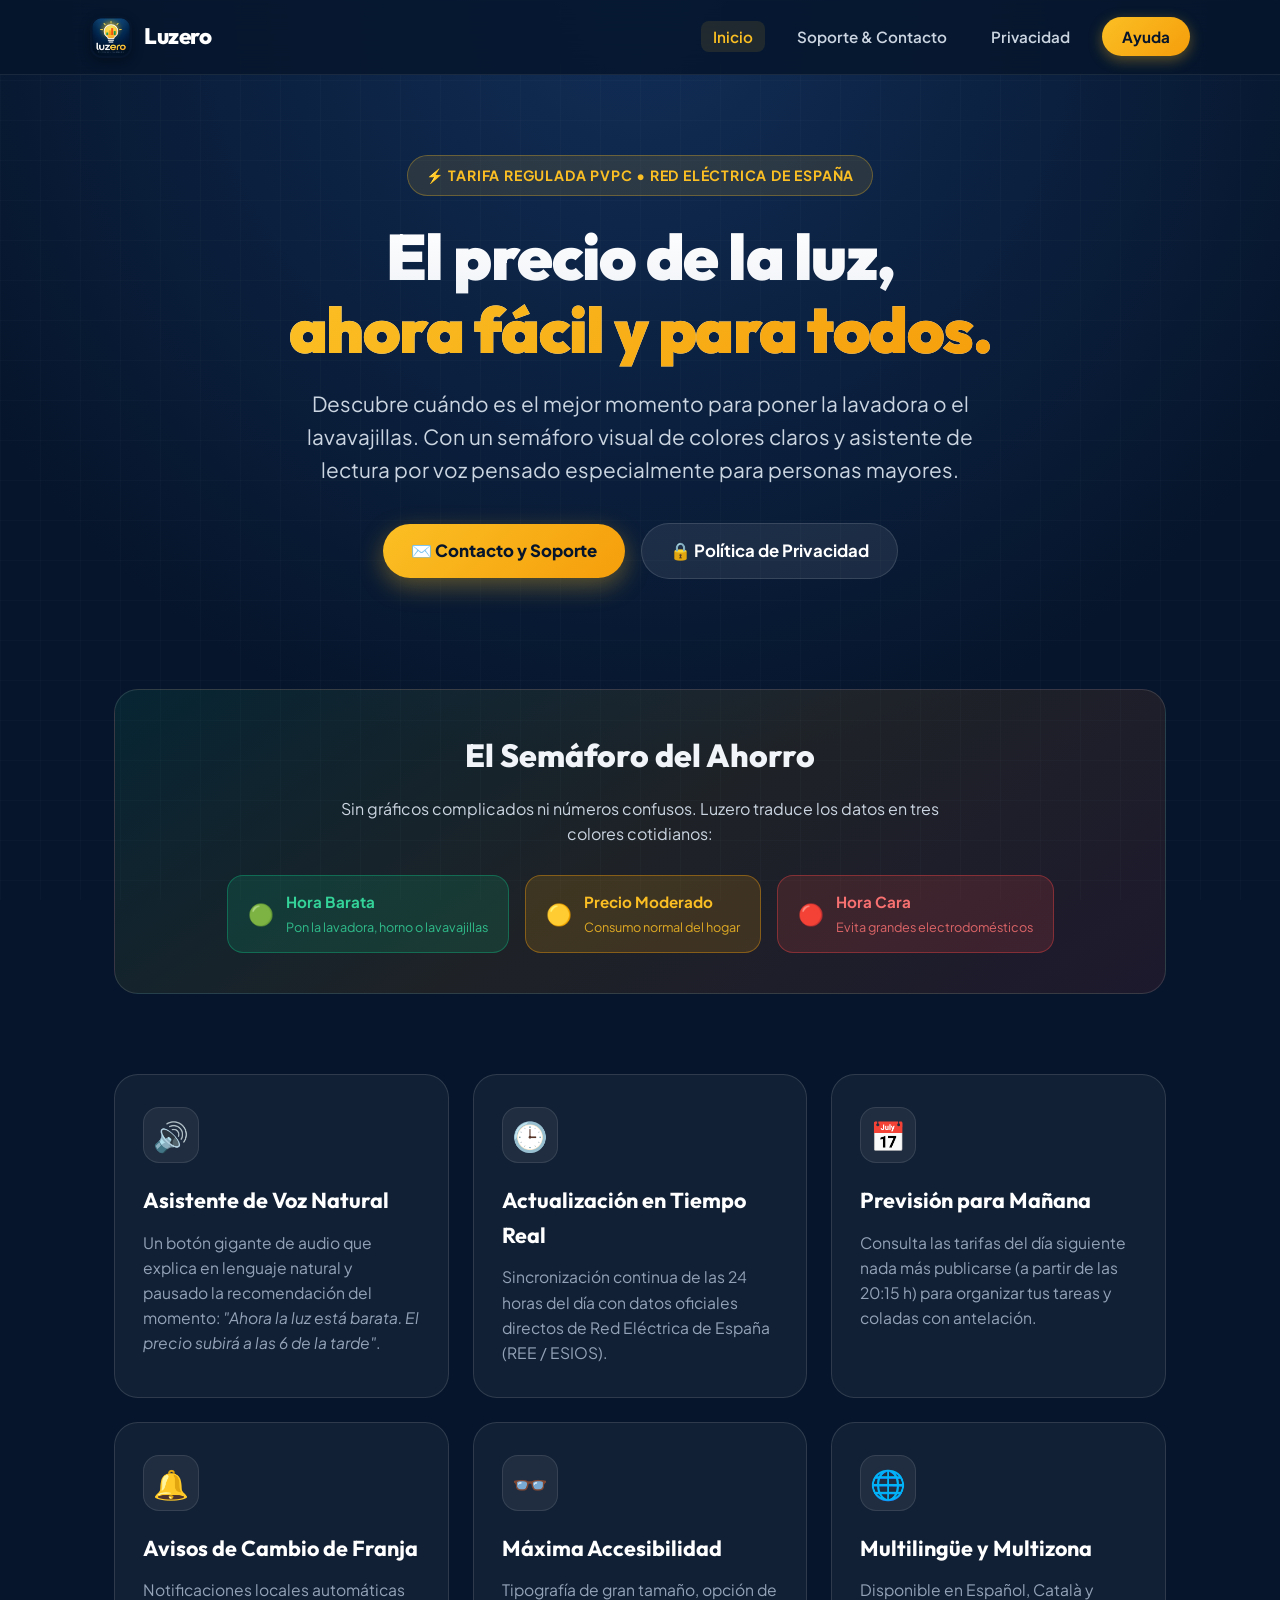
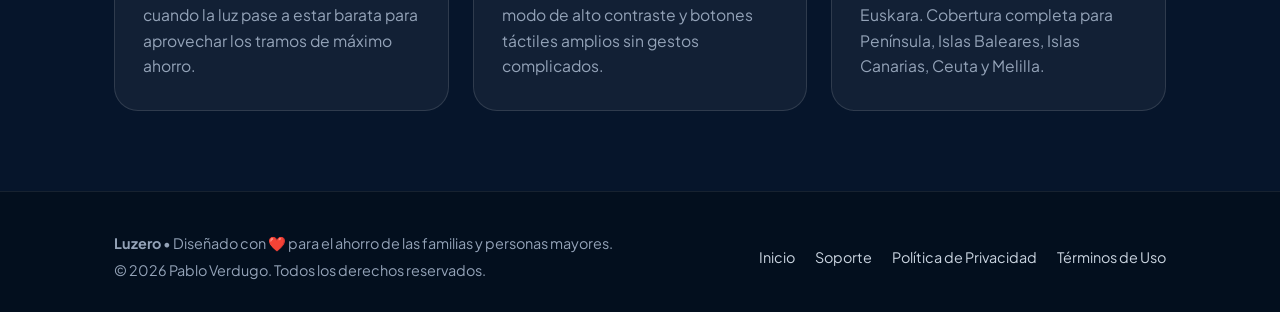
<file: index.html>
<!DOCTYPE html>
<html lang="es">
<head>
  <meta charset="UTF-8">
  <meta name="viewport" content="width=device-width, initial-scale=1.0">
  <title>Luzero - Precio de la Luz Hoy en España | Ahorro Fácil y Semáforo</title>
  <meta name="description" content="Luzero es la app más sencilla y accesible para consultar el precio diario de la luz en España hora a hora (tarifa regulada PVPC). Diseñada para toda la familia y personas mayores.">
  <meta name="keywords" content="precio luz, pvpc, luzero, tarifa luz, ahorro luz, electricidad españa, luz hoy, semaforo luz">
  <link rel="icon" type="image/png" href="assets/favicon.png">
  <link rel="apple-touch-icon" href="assets/icon.png">
  <link rel="stylesheet" href="css/style.css">
</head>
<body>

  <!-- Navigation Header -->
  <header>
    <div class="container nav-wrap">
      <a href="index.html" class="logo-link">
        <img src="assets/logo.png" alt="Logo Luzero">
        <span>Luzero</span>
      </a>
      <ul class="nav-links">
        <li><a href="index.html" class="active">Inicio</a></li>
        <li><a href="contacto.html">Soporte & Contacto</a></li>
        <li><a href="privacidad.html">Privacidad</a></li>
        <li><a href="contacto.html" class="nav-btn">Ayuda</a></li>
      </ul>
    </div>
  </header>

  <!-- Hero Section -->
  <main class="container">
    <section class="hero">
      <div class="hero-badge">
        <span>⚡ Tarifa Regulada PVPC • Red Eléctrica de España</span>
      </div>
      <h1>El precio de la luz,<br><span>ahora fácil y para todos.</span></h1>
      <p class="hero-subtitle">
        Descubre cuándo es el mejor momento para poner la lavadora o el lavavajillas. Con un semáforo visual de colores claros y asistente de lectura por voz pensado especialmente para personas mayores.
      </p>

      <div class="hero-cta">
        <a href="contacto.html" class="btn-primary">
          <span>✉️ Contacto y Soporte</span>
        </a>
        <a href="privacidad.html" class="btn-secondary">
          <span>🔒 Política de Privacidad</span>
        </a>
      </div>
    </section>

    <!-- Visual Traffic Light Highlights -->
    <section class="traffic-showcase">
      <h2>El Semáforo del Ahorro</h2>
      <p style="color: var(--text-sub); max-width: 650px; margin: 0 auto;">
        Sin gráficos complicados ni números confusos. Luzero traduce los datos en tres colores cotidianos:
      </p>

      <div class="traffic-badges">
        <div class="badge-item badge-green">
          <span style="font-size: 1.3rem;">🟢</span>
          <div style="text-align: left;">
            <div>Hora Barata</div>
            <small style="opacity: 0.85; font-weight: normal;">Pon la lavadora, horno o lavavajillas</small>
          </div>
        </div>

        <div class="badge-item badge-yellow">
          <span style="font-size: 1.3rem;">🟡</span>
          <div style="text-align: left;">
            <div>Precio Moderado</div>
            <small style="opacity: 0.85; font-weight: normal;">Consumo normal del hogar</small>
          </div>
        </div>

        <div class="badge-item badge-red">
          <span style="font-size: 1.3rem;">🔴</span>
          <div style="text-align: left;">
            <div>Hora Cara</div>
            <small style="opacity: 0.85; font-weight: normal;">Evita grandes electrodomésticos</small>
          </div>
        </div>
      </div>
    </section>

    <!-- Features Grid -->
    <section class="features-grid">
      <div class="feature-card">
        <div class="feature-icon">🔊</div>
        <h3>Asistente de Voz Natural</h3>
        <p>Un botón gigante de audio que explica en lenguaje natural y pausado la recomendación del momento: <em>"Ahora la luz está barata. El precio subirá a las 6 de la tarde"</em>.</p>
      </div>

      <div class="feature-card">
        <div class="feature-icon">🕒</div>
        <h3>Actualización en Tiempo Real</h3>
        <p>Sincronización continua de las 24 horas del día con datos oficiales directos de Red Eléctrica de España (REE / ESIOS).</p>
      </div>

      <div class="feature-card">
        <div class="feature-icon">📅</div>
        <h3>Previsión para Mañana</h3>
        <p>Consulta las tarifas del día siguiente nada más publicarse (a partir de las 20:15 h) para organizar tus tareas y coladas con antelación.</p>
      </div>

      <div class="feature-card">
        <div class="feature-icon">🔔</div>
        <h3>Avisos de Cambio de Franja</h3>
        <p>Notificaciones locales automáticas cuando la luz pase a estar barata para aprovechar los tramos de máximo ahorro.</p>
      </div>

      <div class="feature-card">
        <div class="feature-icon">👓</div>
        <h3>Máxima Accesibilidad</h3>
        <p>Tipografía de gran tamaño, opción de modo de alto contraste y botones táctiles amplios sin gestos complicados.</p>
      </div>

      <div class="feature-card">
        <div class="feature-icon">🌐</div>
        <h3>Multilingüe y Multizona</h3>
        <p>Disponible en Español, Català y Euskara. Cobertura completa para Península, Islas Baleares, Islas Canarias, Ceuta y Melilla.</p>
      </div>
    </section>
  </main>

  <!-- Footer -->
  <footer>
    <div class="container footer-wrap">
      <div class="footer-info">
        <p><strong>Luzero</strong> • Diseñado con ❤️ para el ahorro de las familias y personas mayores.</p>
        <p style="margin-top: 4px;">© 2026 Pablo Verdugo. Todos los derechos reservados.</p>
      </div>
      <ul class="footer-nav">
        <li><a href="index.html">Inicio</a></li>
        <li><a href="contacto.html">Soporte</a></li>
        <li><a href="privacidad.html">Política de Privacidad</a></li>
        <li><a href="terminos.html">Términos de Uso</a></li>
      </ul>
    </div>
  </footer>

</body>
</html>
</file>
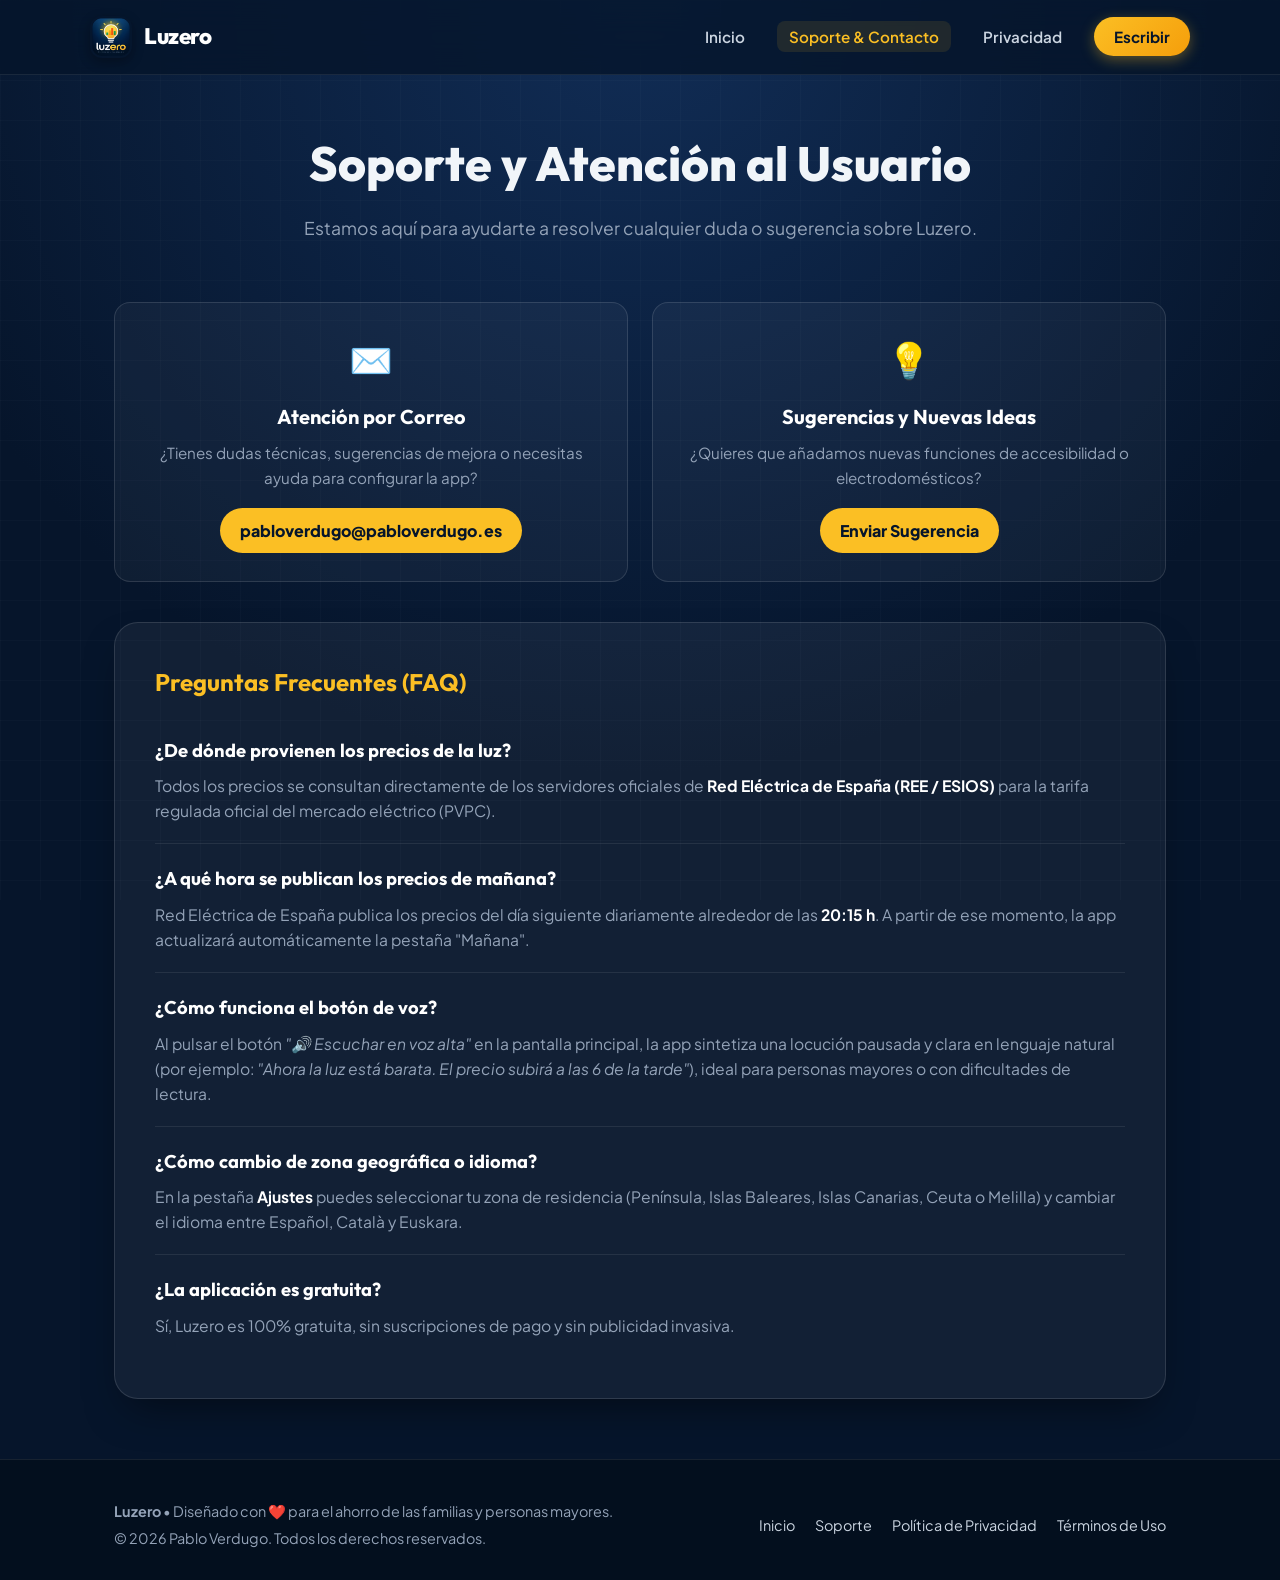
<file: contacto.html>
<!DOCTYPE html>
<html lang="es">
<head>
  <meta charset="UTF-8">
  <meta name="viewport" content="width=device-width, initial-scale=1.0">
  <title>Soporte y Contacto | Luzero</title>
  <meta name="description" content="Centro de soporte, ayuda y contacto para la aplicación Luzero. Preguntas frecuentes y atención técnica.">
  <link rel="icon" type="image/png" href="assets/favicon.png">
  <link rel="apple-touch-icon" href="assets/icon.png">
  <link rel="stylesheet" href="css/style.css">
</head>
<body>

  <!-- Navigation Header -->
  <header>
    <div class="container nav-wrap">
      <a href="index.html" class="logo-link">
        <img src="assets/logo.png" alt="Logo Luzero">
        <span>Luzero</span>
      </a>
      <ul class="nav-links">
        <li><a href="index.html">Inicio</a></li>
        <li><a href="contacto.html" class="active">Soporte & Contacto</a></li>
        <li><a href="privacidad.html">Privacidad</a></li>
        <li><a href="mailto:pabloverdugo@pabloverdugo.es" class="nav-btn">Escribir</a></li>
      </ul>
    </div>
  </header>

  <!-- Main Content -->
  <main class="container">
    <div class="page-header">
      <h1>Soporte y Atención al Usuario</h1>
      <p>Estamos aquí para ayudarte a resolver cualquier duda o sugerencia sobre Luzero.</p>
    </div>

    <!-- Contact Cards Grid -->
    <div class="contact-grid">
      <div class="contact-card">
        <div class="icon">✉️</div>
        <h3>Atención por Correo</h3>
        <p>¿Tienes dudas técnicas, sugerencias de mejora o necesitas ayuda para configurar la app?</p>
        <a href="mailto:pabloverdugo@pabloverdugo.es" class="contact-email-btn">
          pabloverdugo@pabloverdugo.es
        </a>
      </div>

      <div class="contact-card">
        <div class="icon">💡</div>
        <h3>Sugerencias y Nuevas Ideas</h3>
        <p>¿Quieres que añadamos nuevas funciones de accesibilidad o electrodomésticos?</p>
        <a href="mailto:pabloverdugo@pabloverdugo.es?subject=Sugerencia%20Luzero" class="contact-email-btn">
          Enviar Sugerencia
        </a>
      </div>
    </div>

    <!-- Frequently Asked Questions (FAQ) -->
    <div class="content-box">
      <h2>Preguntas Frecuentes (FAQ)</h2>

      <div class="faq-item">
        <div class="faq-question">¿De dónde provienen los precios de la luz?</div>
        <div class="faq-answer">
          Todos los precios se consultan directamente de los servidores oficiales de <strong>Red Eléctrica de España (REE / ESIOS)</strong> para la tarifa regulada oficial del mercado eléctrico (PVPC).
        </div>
      </div>

      <div class="faq-item">
        <div class="faq-question">¿A qué hora se publican los precios de mañana?</div>
        <div class="faq-answer">
          Red Eléctrica de España publica los precios del día siguiente diariamente alrededor de las <strong>20:15 h</strong>. A partir de ese momento, la app actualizará automáticamente la pestaña "Mañana".
        </div>
      </div>

      <div class="faq-item">
        <div class="faq-question">¿Cómo funciona el botón de voz?</div>
        <div class="faq-answer">
          Al pulsar el botón <em>"🔊 Escuchar en voz alta"</em> en la pantalla principal, la app sintetiza una locución pausada y clara en lenguaje natural (por ejemplo: <em>"Ahora la luz está barata. El precio subirá a las 6 de la tarde"</em>), ideal para personas mayores o con dificultades de lectura.
        </div>
      </div>

      <div class="faq-item">
        <div class="faq-question">¿Cómo cambio de zona geográfica o idioma?</div>
        <div class="faq-answer">
          En la pestaña <strong>Ajustes</strong> puedes seleccionar tu zona de residencia (Península, Islas Baleares, Islas Canarias, Ceuta o Melilla) y cambiar el idioma entre Español, Català y Euskara.
        </div>
      </div>

      <div class="faq-item">
        <div class="faq-question">¿La aplicación es gratuita?</div>
        <div class="faq-answer">
          Sí, Luzero es 100% gratuita, sin suscripciones de pago y sin publicidad invasiva.
        </div>
      </div>
    </div>
  </main>

  <!-- Footer -->
  <footer>
    <div class="container footer-wrap">
      <div class="footer-info">
        <p><strong>Luzero</strong> • Diseñado con ❤️ para el ahorro de las familias y personas mayores.</p>
        <p style="margin-top: 4px;">© 2026 Pablo Verdugo. Todos los derechos reservados.</p>
      </div>
      <ul class="footer-nav">
        <li><a href="index.html">Inicio</a></li>
        <li><a href="contacto.html">Soporte</a></li>
        <li><a href="privacidad.html">Política de Privacidad</a></li>
        <li><a href="terminos.html">Términos de Uso</a></li>
      </ul>
    </div>
  </footer>

</body>
</html>
</file>
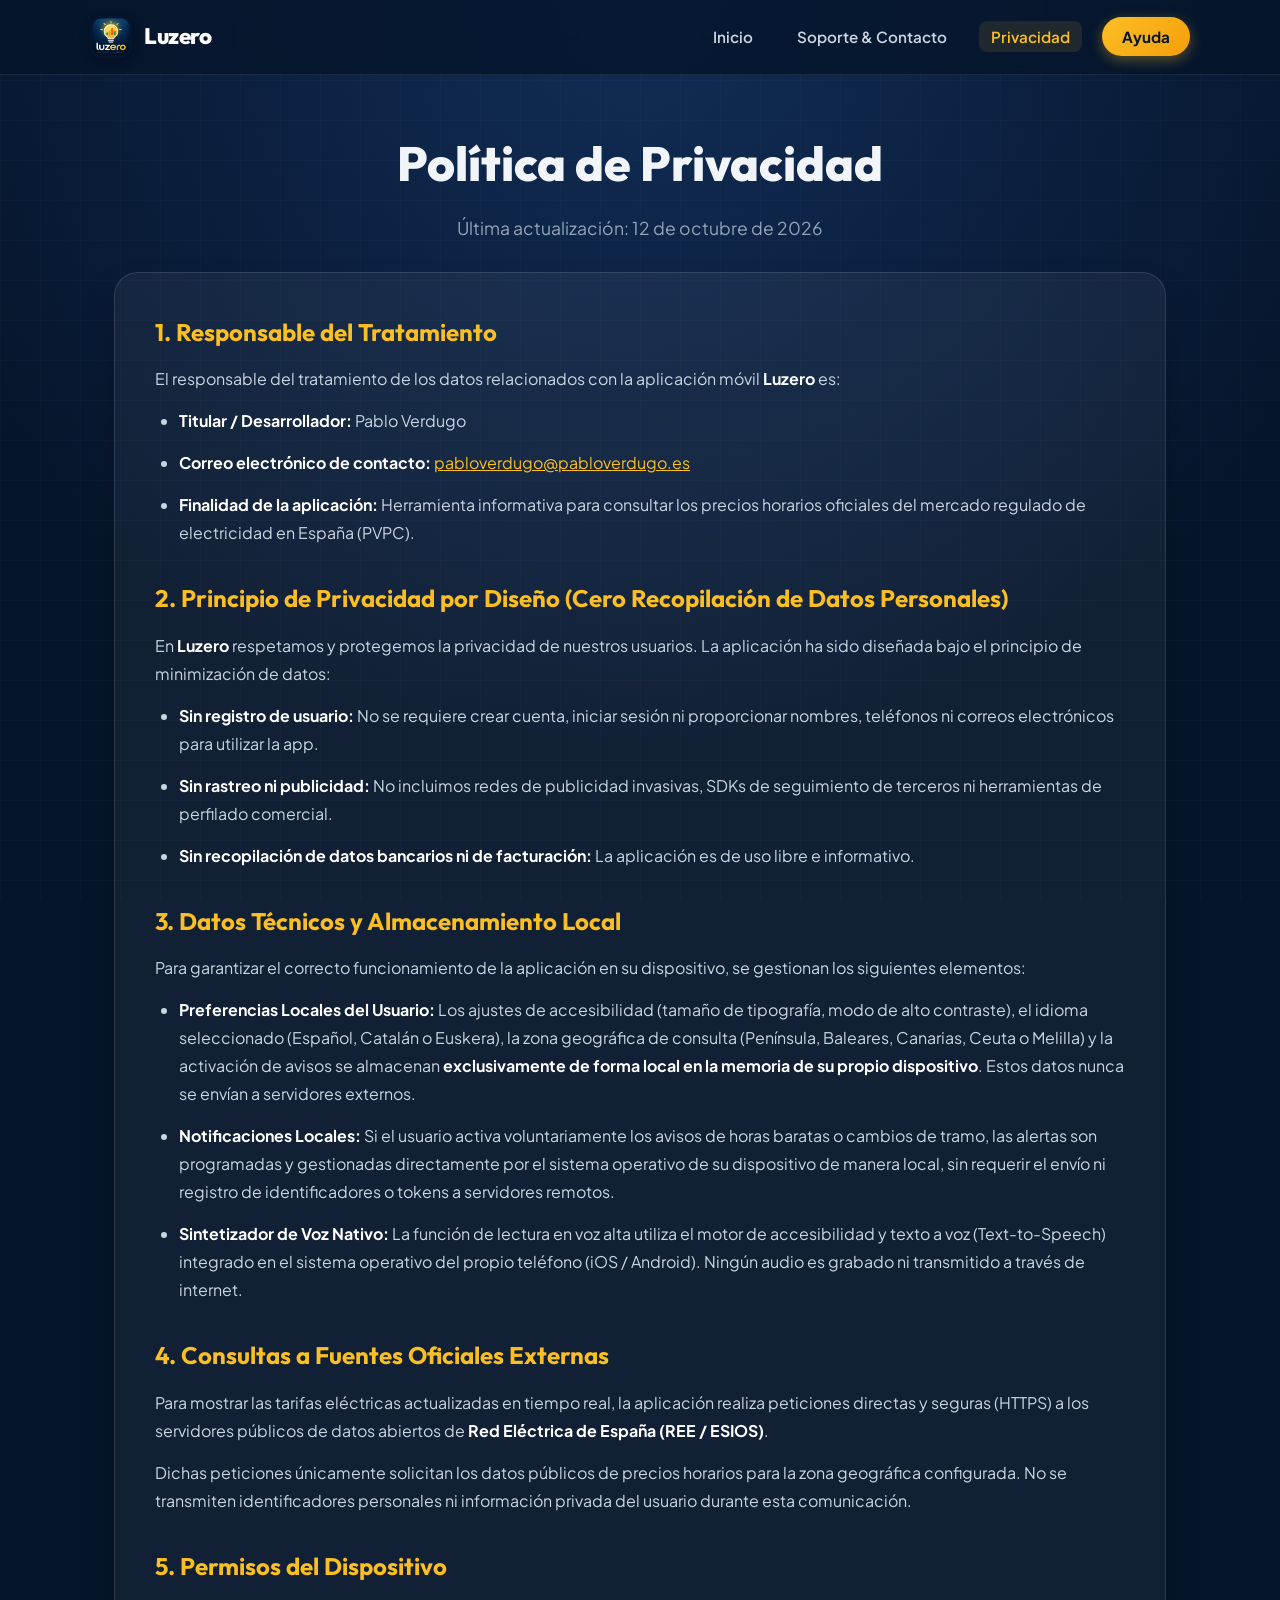
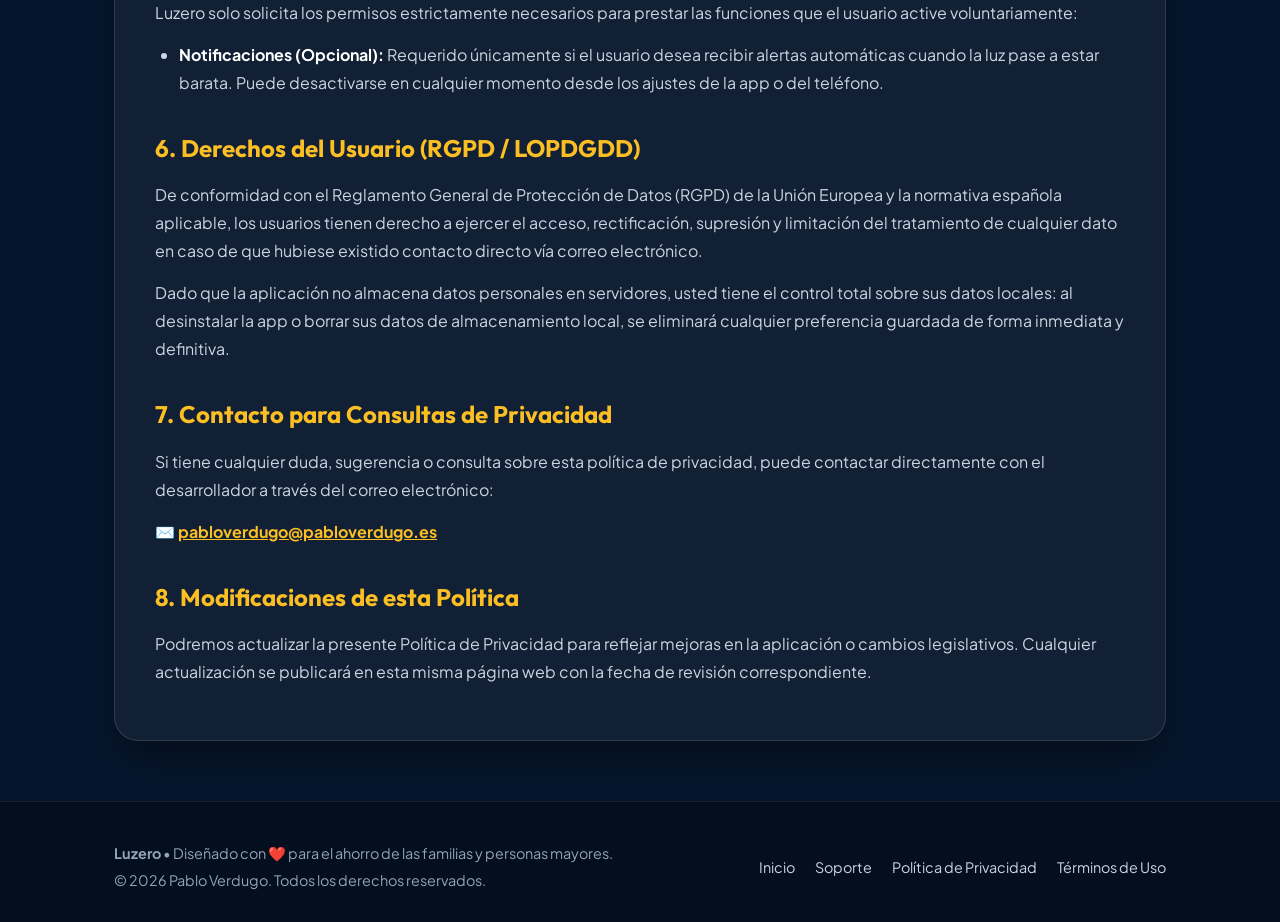
<file: privacidad.html>
<!DOCTYPE html>
<html lang="es">
<head>
  <meta charset="UTF-8">
  <meta name="viewport" content="width=device-width, initial-scale=1.0">
  <title>Política de Privacidad | Luzero</title>
  <meta name="description" content="Política de privacidad de la aplicación Luzero. Información sobre tratamiento de datos, seguridad y derechos del usuario.">
  <link rel="icon" type="image/png" href="assets/favicon.png">
  <link rel="apple-touch-icon" href="assets/icon.png">
  <link rel="stylesheet" href="css/style.css">
</head>
<body>

  <!-- Navigation Header -->
  <header>
    <div class="container nav-wrap">
      <a href="index.html" class="logo-link">
        <img src="assets/logo.png" alt="Logo Luzero">
        <span>Luzero</span>
      </a>
      <ul class="nav-links">
        <li><a href="index.html">Inicio</a></li>
        <li><a href="contacto.html">Soporte & Contacto</a></li>
        <li><a href="privacidad.html" class="active">Privacidad</a></li>
        <li><a href="contacto.html" class="nav-btn">Ayuda</a></li>
      </ul>
    </div>
  </header>

  <!-- Main Content -->
  <main class="container">
    <div class="page-header">
      <h1>Política de Privacidad</h1>
      <p>Última actualización: 12 de octubre de 2026</p>
    </div>

    <div class="content-box">
      <h2>1. Responsable del Tratamiento</h2>
      <p>
        El responsable del tratamiento de los datos relacionados con la aplicación móvil <strong>Luzero</strong> es:
      </p>
      <ul>
        <li><strong>Titular / Desarrollador:</strong> Pablo Verdugo</li>
        <li><strong>Correo electrónico de contacto:</strong> <a href="mailto:pabloverdugo@pabloverdugo.es" style="color: var(--primary);">pabloverdugo@pabloverdugo.es</a></li>
        <li><strong>Finalidad de la aplicación:</strong> Herramienta informativa para consultar los precios horarios oficiales del mercado regulado de electricidad en España (PVPC).</li>
      </ul>

      <h2>2. Principio de Privacidad por Diseño (Cero Recopilación de Datos Personales)</h2>
      <p>
        En <strong>Luzero</strong> respetamos y protegemos la privacidad de nuestros usuarios. La aplicación ha sido diseñada bajo el principio de minimización de datos:
      </p>
      <ul>
        <li><strong>Sin registro de usuario:</strong> No se requiere crear cuenta, iniciar sesión ni proporcionar nombres, teléfonos ni correos electrónicos para utilizar la app.</li>
        <li><strong>Sin rastreo ni publicidad:</strong> No incluimos redes de publicidad invasivas, SDKs de seguimiento de terceros ni herramientas de perfilado comercial.</li>
        <li><strong>Sin recopilación de datos bancarios ni de facturación:</strong> La aplicación es de uso libre e informativo.</li>
      </ul>

      <h2>3. Datos Técnicos y Almacenamiento Local</h2>
      <p>
        Para garantizar el correcto funcionamiento de la aplicación en su dispositivo, se gestionan los siguientes elementos:
      </p>
      <ul>
        <li>
          <strong>Preferencias Locales del Usuario:</strong> Los ajustes de accesibilidad (tamaño de tipografía, modo de alto contraste), el idioma seleccionado (Español, Catalán o Euskera), la zona geográfica de consulta (Península, Baleares, Canarias, Ceuta o Melilla) y la activación de avisos se almacenan <strong>exclusivamente de forma local en la memoria de su propio dispositivo</strong>. Estos datos nunca se envían a servidores externos.
        </li>
        <li>
          <strong>Notificaciones Locales:</strong> Si el usuario activa voluntariamente los avisos de horas baratas o cambios de tramo, las alertas son programadas y gestionadas directamente por el sistema operativo de su dispositivo de manera local, sin requerir el envío ni registro de identificadores o tokens a servidores remotos.
        </li>
        <li>
          <strong>Sintetizador de Voz Nativo:</strong> La función de lectura en voz alta utiliza el motor de accesibilidad y texto a voz (Text-to-Speech) integrado en el sistema operativo del propio teléfono (iOS / Android). Ningún audio es grabado ni transmitido a través de internet.
        </li>
      </ul>

      <h2>4. Consultas a Fuentes Oficiales Externas</h2>
      <p>
        Para mostrar las tarifas eléctricas actualizadas en tiempo real, la aplicación realiza peticiones directas y seguras (HTTPS) a los servidores públicos de datos abiertos de <strong>Red Eléctrica de España (REE / ESIOS)</strong>.
      </p>
      <p>
        Dichas peticiones únicamente solicitan los datos públicos de precios horarios para la zona geográfica configurada. No se transmiten identificadores personales ni información privada del usuario durante esta comunicación.
      </p>

      <h2>5. Permisos del Dispositivo</h2>
      <p>
        Luzero solo solicita los permisos estrictamente necesarios para prestar las funciones que el usuario active voluntariamente:
      </p>
      <ul>
        <li><strong>Notificaciones (Opcional):</strong> Requerido únicamente si el usuario desea recibir alertas automáticas cuando la luz pase a estar barata. Puede desactivarse en cualquier momento desde los ajustes de la app o del teléfono.</li>
      </ul>

      <h2>6. Derechos del Usuario (RGPD / LOPDGDD)</h2>
      <p>
        De conformidad con el Reglamento General de Protección de Datos (RGPD) de la Unión Europea y la normativa española aplicable, los usuarios tienen derecho a ejercer el acceso, rectificación, supresión y limitación del tratamiento de cualquier dato en caso de que hubiese existido contacto directo vía correo electrónico.
      </p>
      <p>
        Dado que la aplicación no almacena datos personales en servidores, usted tiene el control total sobre sus datos locales: al desinstalar la app o borrar sus datos de almacenamiento local, se eliminará cualquier preferencia guardada de forma inmediata y definitiva.
      </p>

      <h2>7. Contacto para Consultas de Privacidad</h2>
      <p>
        Si tiene cualquier duda, sugerencia o consulta sobre esta política de privacidad, puede contactar directamente con el desarrollador a través del correo electrónico:
      </p>
      <p style="margin-top: 10px;">
        ✉️ <a href="mailto:pabloverdugo@pabloverdugo.es" style="color: var(--primary); font-weight: 700;">pabloverdugo@pabloverdugo.es</a>
      </p>

      <h2>8. Modificaciones de esta Política</h2>
      <p>
        Podremos actualizar la presente Política de Privacidad para reflejar mejoras en la aplicación o cambios legislativos. Cualquier actualización se publicará en esta misma página web con la fecha de revisión correspondiente.
      </p>
    </div>
  </main>

  <!-- Footer -->
  <footer>
    <div class="container footer-wrap">
      <div class="footer-info">
        <p><strong>Luzero</strong> • Diseñado con ❤️ para el ahorro de las familias y personas mayores.</p>
        <p style="margin-top: 4px;">© 2026 Pablo Verdugo. Todos los derechos reservados.</p>
      </div>
      <ul class="footer-nav">
        <li><a href="index.html">Inicio</a></li>
        <li><a href="contacto.html">Soporte</a></li>
        <li><a href="privacidad.html">Política de Privacidad</a></li>
        <li><a href="terminos.html">Términos de Uso</a></li>
      </ul>
    </div>
  </footer>

</body>
</html>
</file>
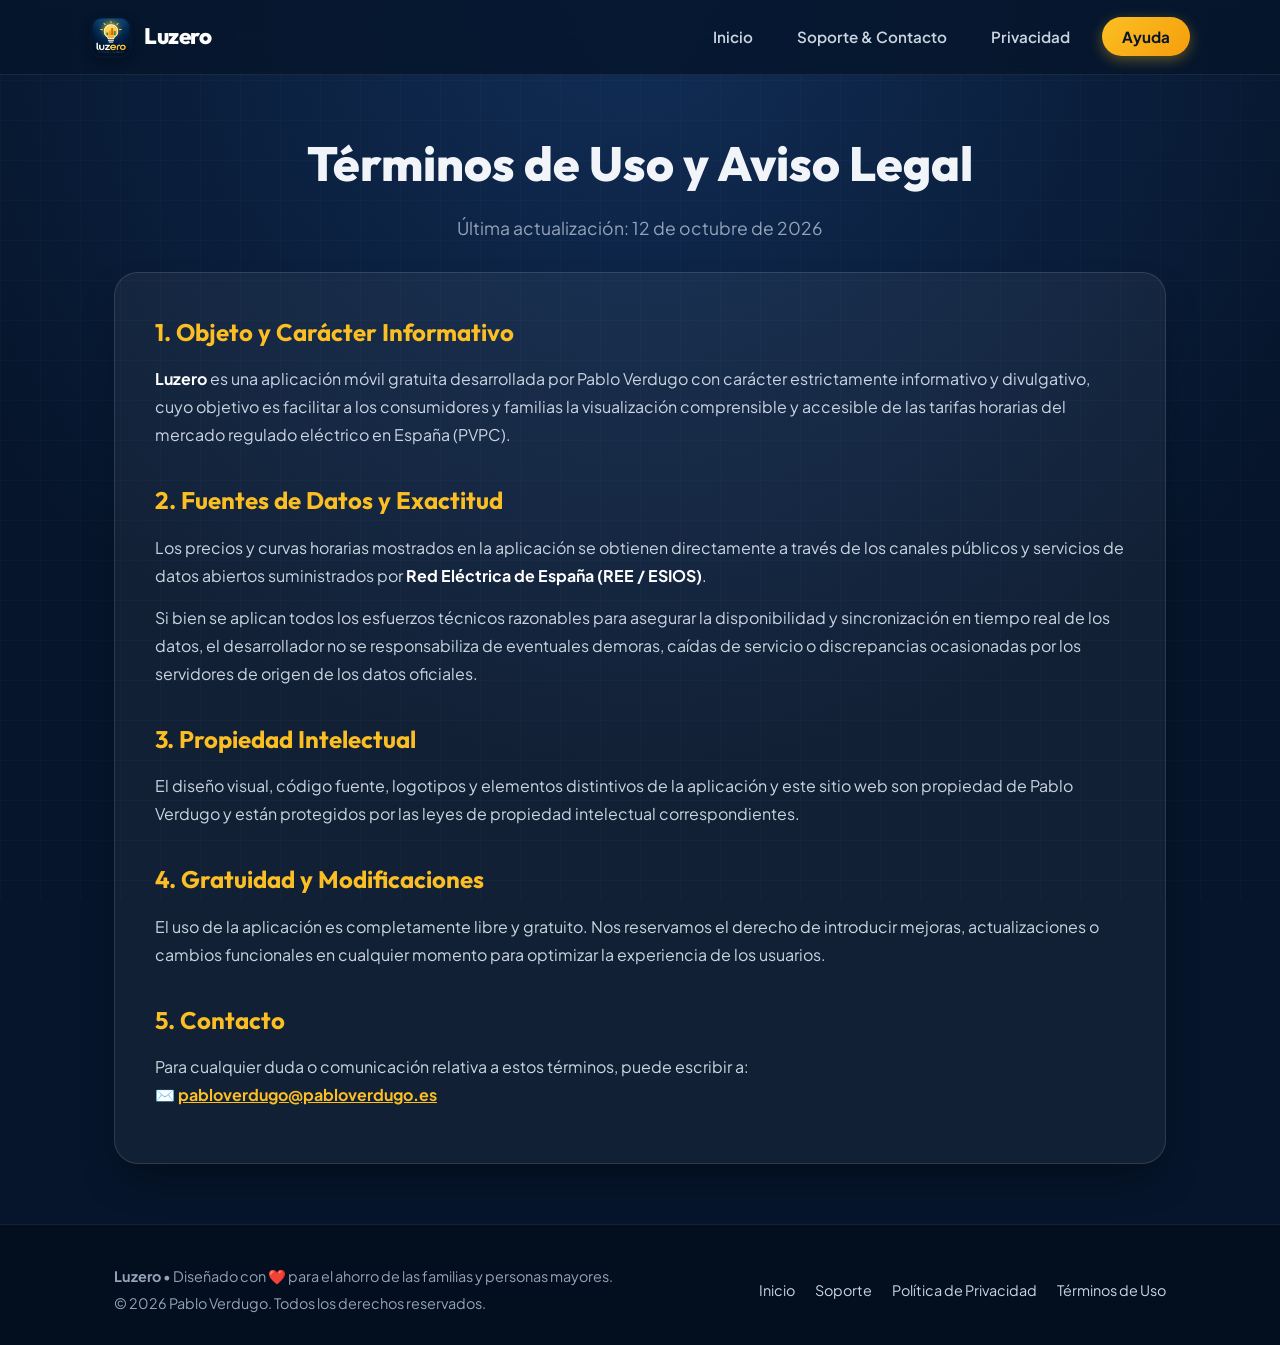
<file: terminos.html>
<!DOCTYPE html>
<html lang="es">
<head>
  <meta charset="UTF-8">
  <meta name="viewport" content="width=device-width, initial-scale=1.0">
  <title>Términos y Condiciones de Uso | Luzero</title>
  <meta name="description" content="Términos y condiciones de uso de la aplicación móvil Luzero.">
  <link rel="icon" type="image/png" href="assets/favicon.png">
  <link rel="apple-touch-icon" href="assets/icon.png">
  <link rel="stylesheet" href="css/style.css">
</head>
<body>

  <!-- Navigation Header -->
  <header>
    <div class="container nav-wrap">
      <a href="index.html" class="logo-link">
        <img src="assets/logo.png" alt="Logo Luzero">
        <span>Luzero</span>
      </a>
      <ul class="nav-links">
        <li><a href="index.html">Inicio</a></li>
        <li><a href="contacto.html">Soporte & Contacto</a></li>
        <li><a href="privacidad.html">Privacidad</a></li>
        <li><a href="contacto.html" class="nav-btn">Ayuda</a></li>
      </ul>
    </div>
  </header>

  <!-- Main Content -->
  <main class="container">
    <div class="page-header">
      <h1>Términos de Uso y Aviso Legal</h1>
      <p>Última actualización: 12 de octubre de 2026</p>
    </div>

    <div class="content-box">
      <h2>1. Objeto y Carácter Informativo</h2>
      <p>
        <strong>Luzero</strong> es una aplicación móvil gratuita desarrollada por Pablo Verdugo con carácter estrictamente informativo y divulgativo, cuyo objetivo es facilitar a los consumidores y familias la visualización comprensible y accesible de las tarifas horarias del mercado regulado eléctrico en España (PVPC).
      </p>

      <h2>2. Fuentes de Datos y Exactitud</h2>
      <p>
        Los precios y curvas horarias mostrados en la aplicación se obtienen directamente a través de los canales públicos y servicios de datos abiertos suministrados por <strong>Red Eléctrica de España (REE / ESIOS)</strong>.
      </p>
      <p>
        Si bien se aplican todos los esfuerzos técnicos razonables para asegurar la disponibilidad y sincronización en tiempo real de los datos, el desarrollador no se responsabiliza de eventuales demoras, caídas de servicio o discrepancias ocasionadas por los servidores de origen de los datos oficiales.
      </p>

      <h2>3. Propiedad Intelectual</h2>
      <p>
        El diseño visual, código fuente, logotipos y elementos distintivos de la aplicación y este sitio web son propiedad de Pablo Verdugo y están protegidos por las leyes de propiedad intelectual correspondientes.
      </p>

      <h2>4. Gratuidad y Modificaciones</h2>
      <p>
        El uso de la aplicación es completamente libre y gratuito. Nos reservamos el derecho de introducir mejoras, actualizaciones o cambios funcionales en cualquier momento para optimizar la experiencia de los usuarios.
      </p>

      <h2>5. Contacto</h2>
      <p>
        Para cualquier duda o comunicación relativa a estos términos, puede escribir a:
        <br>
        ✉️ <a href="mailto:pabloverdugo@pabloverdugo.es" style="color: var(--primary); font-weight: 700;">pabloverdugo@pabloverdugo.es</a>
      </p>
    </div>
  </main>

  <!-- Footer -->
  <footer>
    <div class="container footer-wrap">
      <div class="footer-info">
        <p><strong>Luzero</strong> • Diseñado con ❤️ para el ahorro de las familias y personas mayores.</p>
        <p style="margin-top: 4px;">© 2026 Pablo Verdugo. Todos los derechos reservados.</p>
      </div>
      <ul class="footer-nav">
        <li><a href="index.html">Inicio</a></li>
        <li><a href="contacto.html">Soporte</a></li>
        <li><a href="privacidad.html">Política de Privacidad</a></li>
        <li><a href="terminos.html">Términos de Uso</a></li>
      </ul>
    </div>
  </footer>

</body>
</html>
</file>
<file: css/style.css>
@import url('https://fonts.googleapis.com/css2?family=Outfit:wght@400;500;600;700;800;900&family=Plus+Jakarta+Sans:wght@400;500;600;700;800&display=swap');

:root {
  --bg-main: #06152B;
  --bg-card: rgba(255, 255, 255, 0.05);
  --bg-card-hover: rgba(255, 255, 255, 0.09);
  --border-card: rgba(255, 255, 255, 0.12);
  --text-main: #F1F5F9;
  --text-muted: #94A3B8;
  --text-sub: #CBD5E1;
  --primary: #FBBF24;
  --primary-glow: rgba(251, 191, 36, 0.35);
  --accent-green: #10B981;
  --accent-yellow: #F59E0B;
  --accent-red: #EF4444;
  --accent-blue: #38BDF8;
  --font-heading: 'Outfit', -apple-system, BlinkMacSystemFont, sans-serif;
  --font-body: 'Plus Jakarta Sans', -apple-system, BlinkMacSystemFont, sans-serif;
  --radius-lg: 24px;
  --radius-md: 16px;
  --radius-sm: 10px;
  --shadow-lg: 0 20px 40px -15px rgba(0, 0, 0, 0.5);
  --shadow-glow: 0 0 50px -10px var(--primary-glow);
}

* {
  margin: 0;
  padding: 0;
  box-sizing: border-box;
}

html {
  scroll-behavior: smooth;
  font-family: var(--font-body);
  background-color: var(--bg-main);
  color: var(--text-main);
  line-height: 1.6;
}

body {
  min-height: 100vh;
  display: flex;
  flex-direction: column;
  overflow-x: hidden;
  background: radial-gradient(circle at 50% 0%, #112d56 0%, #06152B 70%);
  background-attachment: fixed;
}

/* Background Atmosphere Grid */
body::before {
  content: "";
  position: fixed;
  top: 0;
  left: 0;
  width: 100%;
  height: 100%;
  background-image: 
    linear-gradient(to right, rgba(255, 255, 255, 0.02) 1px, transparent 1px),
    linear-gradient(to bottom, rgba(255, 255, 255, 0.02) 1px, transparent 1px);
  background-size: 40px 40px;
  pointer-events: none;
  z-index: 0;
}

.container {
  max-width: 1100px;
  margin: 0 auto;
  padding: 0 24px;
  position: relative;
  z-index: 1;
}

/* Header & Navigation */
header {
  position: sticky;
  top: 0;
  z-index: 100;
  backdrop-filter: blur(16px);
  -webkit-backdrop-filter: blur(16px);
  background: rgba(6, 21, 43, 0.82);
  border-bottom: 1px solid rgba(255, 255, 255, 0.08);
}

.nav-wrap {
  display: flex;
  align-items: center;
  justify-content: space-between;
  padding: 16px 0;
}

.logo-link {
  display: flex;
  align-items: center;
  gap: 12px;
  text-decoration: none;
  color: #FFFFFF;
  font-family: var(--font-heading);
  font-weight: 800;
  font-size: 1.4rem;
  letter-spacing: -0.5px;
}

.logo-link img {
  width: 42px;
  height: 42px;
  border-radius: 12px;
  box-shadow: 0 4px 12px rgba(0, 0, 0, 0.3);
}

.nav-links {
  display: flex;
  align-items: center;
  gap: 20px;
  list-style: none;
}

.nav-links a {
  color: var(--text-sub);
  text-decoration: none;
  font-weight: 600;
  font-size: 0.95rem;
  transition: all 0.2s ease;
  padding: 6px 12px;
  border-radius: 8px;
}

.nav-links a:hover,
.nav-links a.active {
  color: var(--primary);
  background: rgba(251, 191, 36, 0.1);
}

.nav-btn {
  background: linear-gradient(135deg, #FBBF24, #F59E0B);
  color: #06152B !important;
  font-weight: 700 !important;
  border-radius: 50px !important;
  padding: 10px 20px !important;
  box-shadow: 0 4px 14px var(--primary-glow);
  transition: transform 0.2s ease, box-shadow 0.2s ease !important;
}

.nav-btn:hover {
  transform: translateY(-2px);
  box-shadow: 0 6px 20px var(--primary-glow);
}

/* Hero Section */
.hero {
  padding: 80px 0 60px;
  text-align: center;
}

.hero-badge {
  display: inline-flex;
  align-items: center;
  gap: 8px;
  padding: 8px 18px;
  border-radius: 50px;
  background: rgba(251, 191, 36, 0.12);
  border: 1px solid rgba(251, 191, 36, 0.3);
  color: var(--primary);
  font-size: 0.88rem;
  font-weight: 700;
  text-transform: uppercase;
  letter-spacing: 0.8px;
  margin-bottom: 24px;
}

.hero h1 {
  font-family: var(--font-heading);
  font-size: clamp(2.4rem, 5vw, 4rem);
  font-weight: 900;
  line-height: 1.15;
  letter-spacing: -1.5px;
  margin-bottom: 20px;
  background: linear-gradient(180deg, #FFFFFF 0%, #E2E8F0 100%);
  -webkit-background-clip: text;
  -webkit-text-fill-color: transparent;
}

.hero h1 span {
  background: linear-gradient(135deg, #FBBF24, #F59E0B);
  -webkit-background-clip: text;
  -webkit-text-fill-color: transparent;
}

.hero-subtitle {
  font-size: clamp(1.05rem, 2vw, 1.3rem);
  color: var(--text-sub);
  max-width: 680px;
  margin: 0 auto 36px;
  font-weight: 400;
}

.hero-cta {
  display: flex;
  align-items: center;
  justify-content: center;
  gap: 16px;
  flex-wrap: wrap;
  margin-bottom: 50px;
}

.btn-primary {
  display: inline-flex;
  align-items: center;
  gap: 10px;
  background: linear-gradient(135deg, #FBBF24, #F59E0B);
  color: #06152B;
  font-weight: 800;
  font-size: 1.05rem;
  padding: 14px 28px;
  border-radius: 50px;
  text-decoration: none;
  box-shadow: 0 8px 24px var(--primary-glow);
  transition: all 0.25s ease;
}

.btn-primary:hover {
  transform: translateY(-3px);
  box-shadow: 0 12px 30px var(--primary-glow);
}

.btn-secondary {
  display: inline-flex;
  align-items: center;
  gap: 10px;
  background: rgba(255, 255, 255, 0.08);
  color: #FFFFFF;
  font-weight: 700;
  font-size: 1.05rem;
  padding: 14px 28px;
  border-radius: 50px;
  border: 1px solid var(--border-card);
  text-decoration: none;
  transition: all 0.25s ease;
}

.btn-secondary:hover {
  background: rgba(255, 255, 255, 0.15);
  transform: translateY(-2px);
}

/* Feature Cards Grid */
.features-grid {
  display: grid;
  grid-template-columns: repeat(auto-fit, minmax(300px, 1fr));
  gap: 24px;
  margin: 40px 0 80px;
}

.feature-card {
  background: var(--bg-card);
  border: 1px solid var(--border-card);
  border-radius: var(--radius-lg);
  padding: 32px 28px;
  transition: all 0.3s ease;
  display: flex;
  flex-direction: column;
}

.feature-card:hover {
  background: var(--bg-card-hover);
  border-color: rgba(251, 191, 36, 0.3);
  transform: translateY(-5px);
  box-shadow: var(--shadow-lg);
}

.feature-icon {
  width: 56px;
  height: 56px;
  border-radius: var(--radius-md);
  display: flex;
  align-items: center;
  justify-content: center;
  font-size: 1.8rem;
  margin-bottom: 20px;
  background: rgba(255, 255, 255, 0.06);
  border: 1px solid rgba(255, 255, 255, 0.1);
}

.feature-card h3 {
  font-family: var(--font-heading);
  font-size: 1.35rem;
  font-weight: 700;
  margin-bottom: 12px;
  color: #FFFFFF;
}

.feature-card p {
  color: var(--text-muted);
  font-size: 0.98rem;
  line-height: 1.6;
}

/* Traffic Light Highlights Banner */
.traffic-showcase {
  background: linear-gradient(145deg, rgba(16, 185, 129, 0.1) 0%, rgba(245, 158, 11, 0.1) 50%, rgba(239, 68, 68, 0.1) 100%);
  border: 1px solid var(--border-card);
  border-radius: var(--radius-lg);
  padding: 40px;
  margin-bottom: 80px;
  text-align: center;
}

.traffic-showcase h2 {
  font-family: var(--font-heading);
  font-size: 2rem;
  font-weight: 800;
  margin-bottom: 14px;
}

.traffic-badges {
  display: flex;
  justify-content: center;
  gap: 16px;
  flex-wrap: wrap;
  margin-top: 28px;
}

.badge-item {
  display: flex;
  align-items: center;
  gap: 12px;
  padding: 14px 20px;
  border-radius: var(--radius-md);
  font-weight: 700;
  font-size: 0.95rem;
}

.badge-green {
  background: rgba(16, 185, 129, 0.15);
  border: 1px solid rgba(16, 185, 129, 0.4);
  color: #34D399;
}

.badge-yellow {
  background: rgba(245, 158, 11, 0.15);
  border: 1px solid rgba(245, 158, 11, 0.4);
  color: #FBBF24;
}

.badge-red {
  background: rgba(239, 68, 68, 0.15);
  border: 1px solid rgba(239, 68, 68, 0.4);
  color: #F87171;
}

/* Page Content (Privacidad, Contacto, Terminos) */
.page-header {
  padding: 50px 0 30px;
  text-align: center;
}

.page-header h1 {
  font-family: var(--font-heading);
  font-size: clamp(2rem, 4vw, 3rem);
  font-weight: 800;
  margin-bottom: 12px;
}

.page-header p {
  color: var(--text-muted);
  font-size: 1.1rem;
}

.content-box {
  background: var(--bg-card);
  border: 1px solid var(--border-card);
  border-radius: var(--radius-lg);
  padding: 40px;
  margin-bottom: 60px;
  box-shadow: var(--shadow-lg);
}

.content-box h2 {
  font-family: var(--font-heading);
  font-size: 1.5rem;
  font-weight: 700;
  color: var(--primary);
  margin: 32px 0 14px;
}

.content-box h2:first-child {
  margin-top: 0;
}

.content-box h3 {
  font-family: var(--font-heading);
  font-size: 1.2rem;
  color: #FFFFFF;
  margin: 20px 0 10px;
}

.content-box p,
.content-box li {
  color: var(--text-sub);
  font-size: 1rem;
  line-height: 1.75;
  margin-bottom: 14px;
}

.content-box ul {
  padding-left: 24px;
  margin-bottom: 20px;
}

.content-box strong {
  color: #FFFFFF;
}

/* Contact Cards */
.contact-grid {
  display: grid;
  grid-template-columns: repeat(auto-fit, minmax(280px, 1fr));
  gap: 24px;
  margin: 30px 0 40px;
}

.contact-card {
  background: rgba(255, 255, 255, 0.04);
  border: 1px solid var(--border-card);
  border-radius: var(--radius-md);
  padding: 28px;
  text-align: center;
  transition: all 0.25s ease;
}

.contact-card:hover {
  background: rgba(255, 255, 255, 0.08);
  border-color: var(--primary);
  transform: translateY(-4px);
}

.contact-card .icon {
  font-size: 2.2rem;
  margin-bottom: 14px;
}

.contact-card h3 {
  font-family: var(--font-heading);
  font-size: 1.25rem;
  color: #FFFFFF;
  margin-bottom: 8px;
}

.contact-card p {
  color: var(--text-muted);
  font-size: 0.95rem;
  margin-bottom: 18px;
}

.contact-email-btn {
  display: inline-flex;
  align-items: center;
  gap: 8px;
  background: var(--primary);
  color: #06152B;
  font-weight: 800;
  text-decoration: none;
  padding: 10px 20px;
  border-radius: 50px;
  transition: transform 0.2s ease;
  word-break: break-all;
}

.contact-email-btn:hover {
  transform: scale(1.03);
}

/* FAQ Accordion in Contact Page */
.faq-item {
  border-bottom: 1px solid rgba(255, 255, 255, 0.08);
  padding: 20px 0;
}

.faq-item:last-child {
  border-bottom: none;
}

.faq-question {
  font-family: var(--font-heading);
  font-size: 1.15rem;
  font-weight: 700;
  color: #FFFFFF;
  margin-bottom: 8px;
}

.faq-answer {
  color: var(--text-muted);
  font-size: 0.98rem;
  line-height: 1.6;
}

/* Footer */
footer {
  margin-top: auto;
  border-top: 1px solid rgba(255, 255, 255, 0.08);
  background: rgba(4, 15, 30, 0.95);
  padding: 40px 0 30px;
}

.footer-wrap {
  display: flex;
  justify-content: space-between;
  align-items: center;
  flex-wrap: wrap;
  gap: 20px;
}

.footer-info p {
  color: var(--text-muted);
  font-size: 0.9rem;
}

.footer-nav {
  display: flex;
  gap: 20px;
  list-style: none;
  flex-wrap: wrap;
}

.footer-nav a {
  color: var(--text-sub);
  text-decoration: none;
  font-size: 0.9rem;
  transition: color 0.2s ease;
}

.footer-nav a:hover {
  color: var(--primary);
}

/* Responsive */
@media (max-width: 768px) {
  .nav-links {
    gap: 10px;
  }
  .nav-btn {
    display: none;
  }
  .content-box {
    padding: 24px;
  }
  .traffic-showcase {
    padding: 24px;
  }
}
</file>
